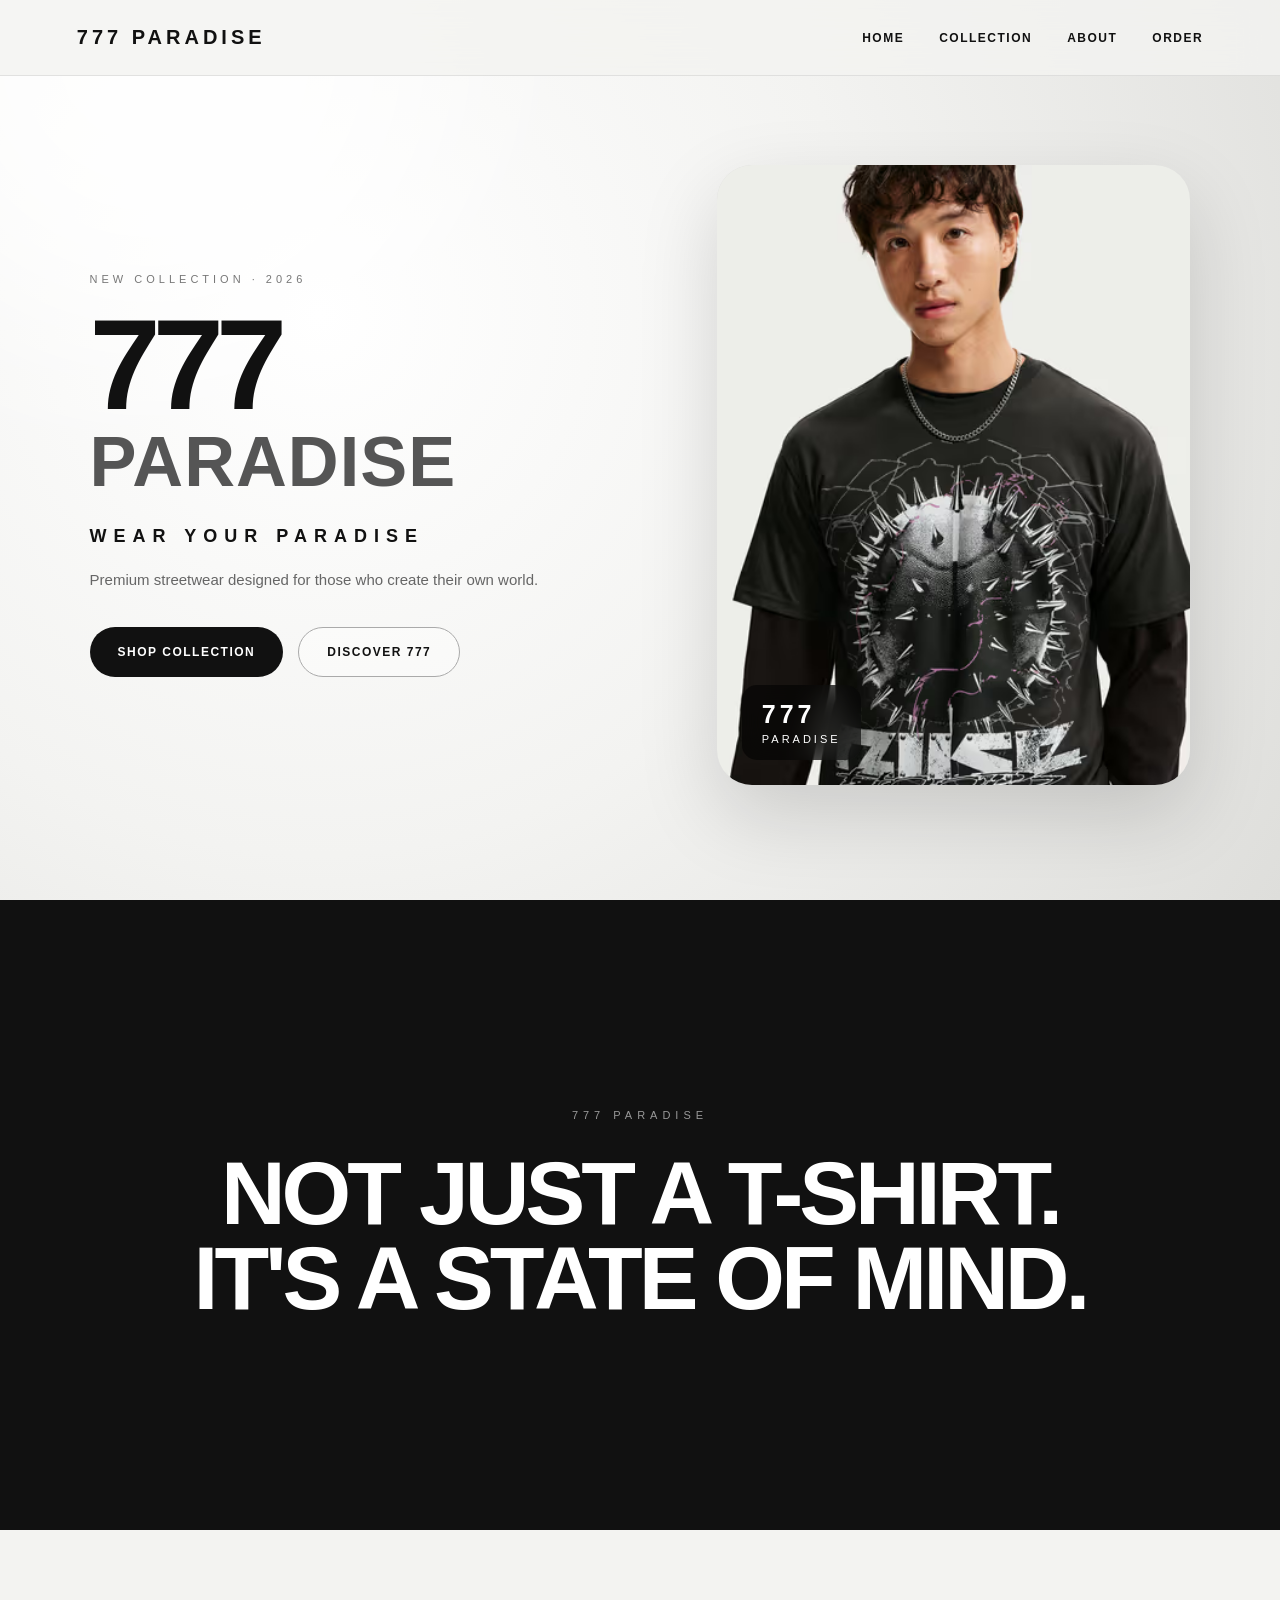
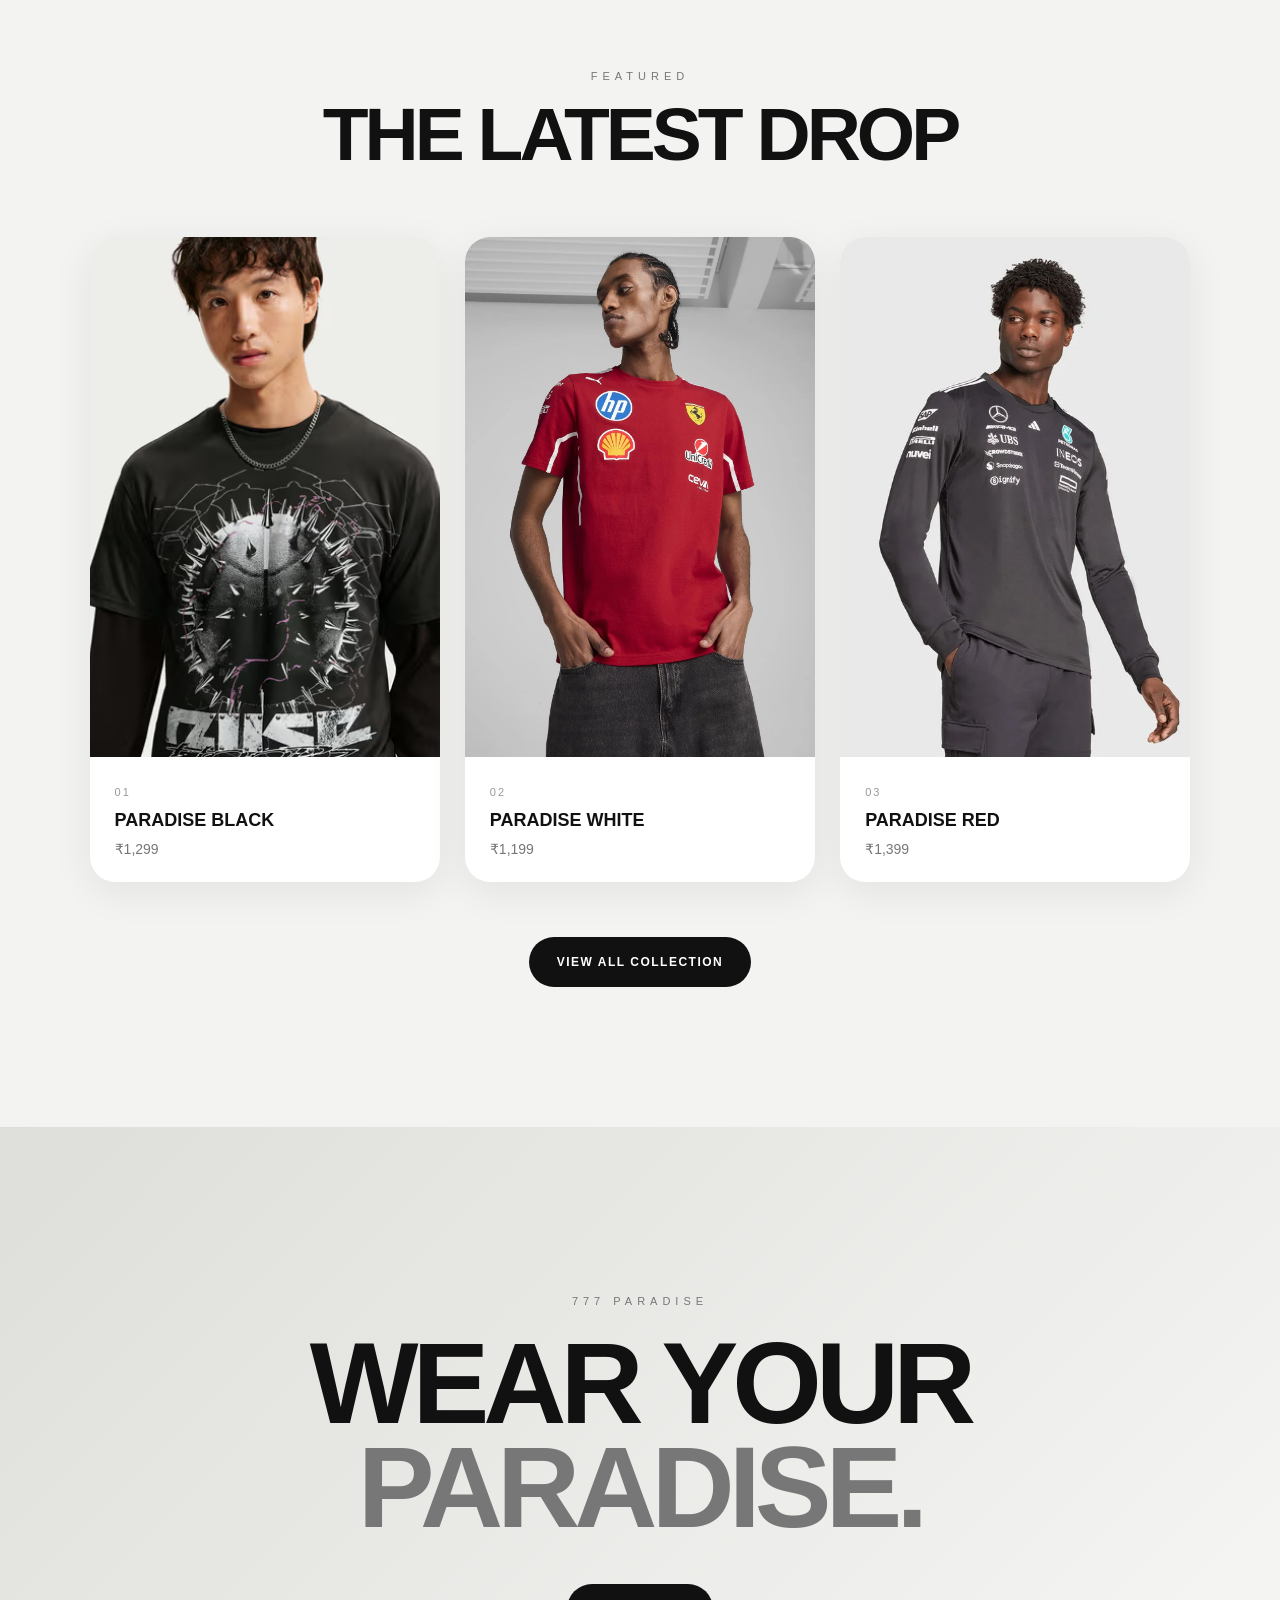
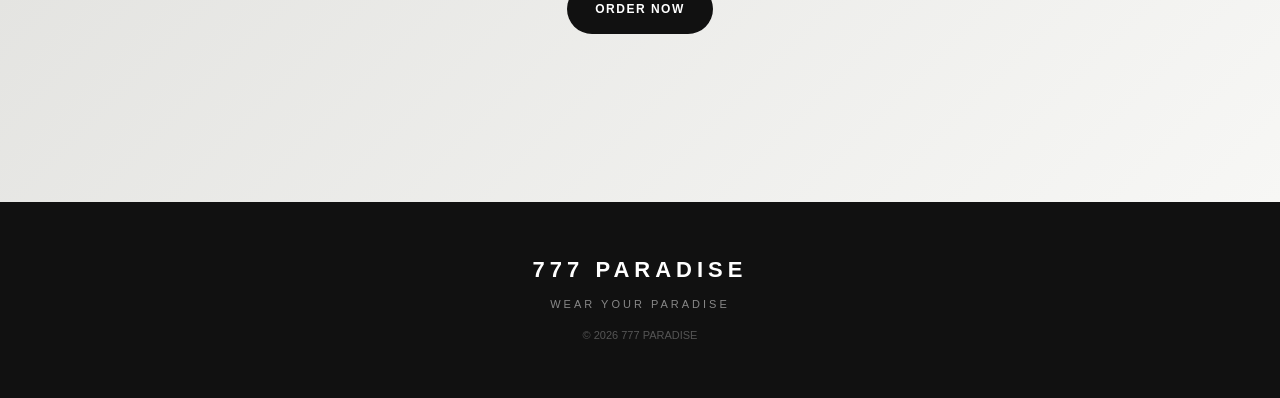
<file: index.html>
<!DOCTYPE html>
<html lang="en">

<head>
    <meta charset="UTF-8">
    <meta name="viewport" content="width=device-width, initial-scale=1.0">

    <title>777 PARADISE</title>

    <link rel="stylesheet" href="style.css">
</head>

<body>

    <!-- NAVIGATION -->

    <nav class="navbar">

        <a href="index.html" class="logo">
            777 PARADISE
        </a>

        <div class="nav-links">
            <a href="index.html">HOME</a>
            <a href="collection.html">COLLECTION</a>
            <a href="about.html">ABOUT</a>
            <a href="order.html">ORDER</a>
        </div>

    </nav>


    <!-- HERO -->

    <main>

        <section class="hero">

            <div class="hero-content">

                <p class="hero-label">
                    NEW COLLECTION · 2026
                </p>

                <h1>
                    777
                    <span>PARADISE</span>
                </h1>

                <p class="hero-tagline">
                    WEAR YOUR PARADISE
                </p>

                <p class="hero-description">
                    Premium streetwear designed
                    for those who create their own world.
                </p>

                <div class="hero-buttons">

                    <a href="collection.html" class="primary-button">
                        SHOP COLLECTION
                    </a>

                    <a href="about.html" class="secondary-button">
                        DISCOVER 777
                    </a>

                </div>

            </div>


            <!-- HERO IMAGE -->

            <div class="hero-image">

                <img src="nike.jpg" alt="777 Paradise streetwear">

                <div class="image-label">
                    <span>777</span>
                    PARADISE
                </div>

            </div>

        </section>


        <!-- BRAND STATEMENT -->

        <section class="statement">

            <p>777 PARADISE</p>

            <h2>
                NOT JUST A T-SHIRT.
                <br>
                IT'S A STATE OF MIND.
            </h2>

        </section>


        <!-- FEATURED PRODUCTS -->

        <section class="featured">

            <div class="section-heading">

                <p>FEATURED</p>

                <h2>
                    THE LATEST DROP
                </h2>

            </div>


            <div class="featured-grid">

                <a href="collection.html" class="featured-card">

                    <img src="nike.jpg" alt="Paradise Black">

                    <div class="card-info">
                        <span>01</span>
                        <h3>PARADISE BLACK</h3>
                        <p>₹1,299</p>
                    </div>

                </a>


                <a href="collection.html" class="featured-card">

                    <img src="puma.jpg" alt="Paradise White">

                    <div class="card-info">
                        <span>02</span>
                        <h3>PARADISE WHITE</h3>
                        <p>₹1,199</p>
                    </div>

                </a>


                <a href="collection.html" class="featured-card">

                    <img src="adidas.jpg" alt="Paradise Red">

                    <div class="card-info">
                        <span>03</span>
                        <h3>PARADISE RED</h3>
                        <p>₹1,399</p>
                    </div>

                </a>

            </div>


            <a href="collection.html" class="view-button">
                VIEW ALL COLLECTION
            </a>

        </section>


        <!-- FINAL CTA -->

        <section class="final-cta">

            <p>777 PARADISE</p>

            <h2>
                WEAR YOUR
                <span>PARADISE.</span>
            </h2>

            <a href="order.html" class="primary-button">
                ORDER NOW
            </a>

        </section>

    </main>


    <!-- FOOTER -->

    <footer>

        <div class="footer-logo">
            777 PARADISE
        </div>

        <p>
            WEAR YOUR PARADISE
        </p>

        <span>
            © 2026 777 PARADISE
        </span>

    </footer>

</body>

</html>
</file>
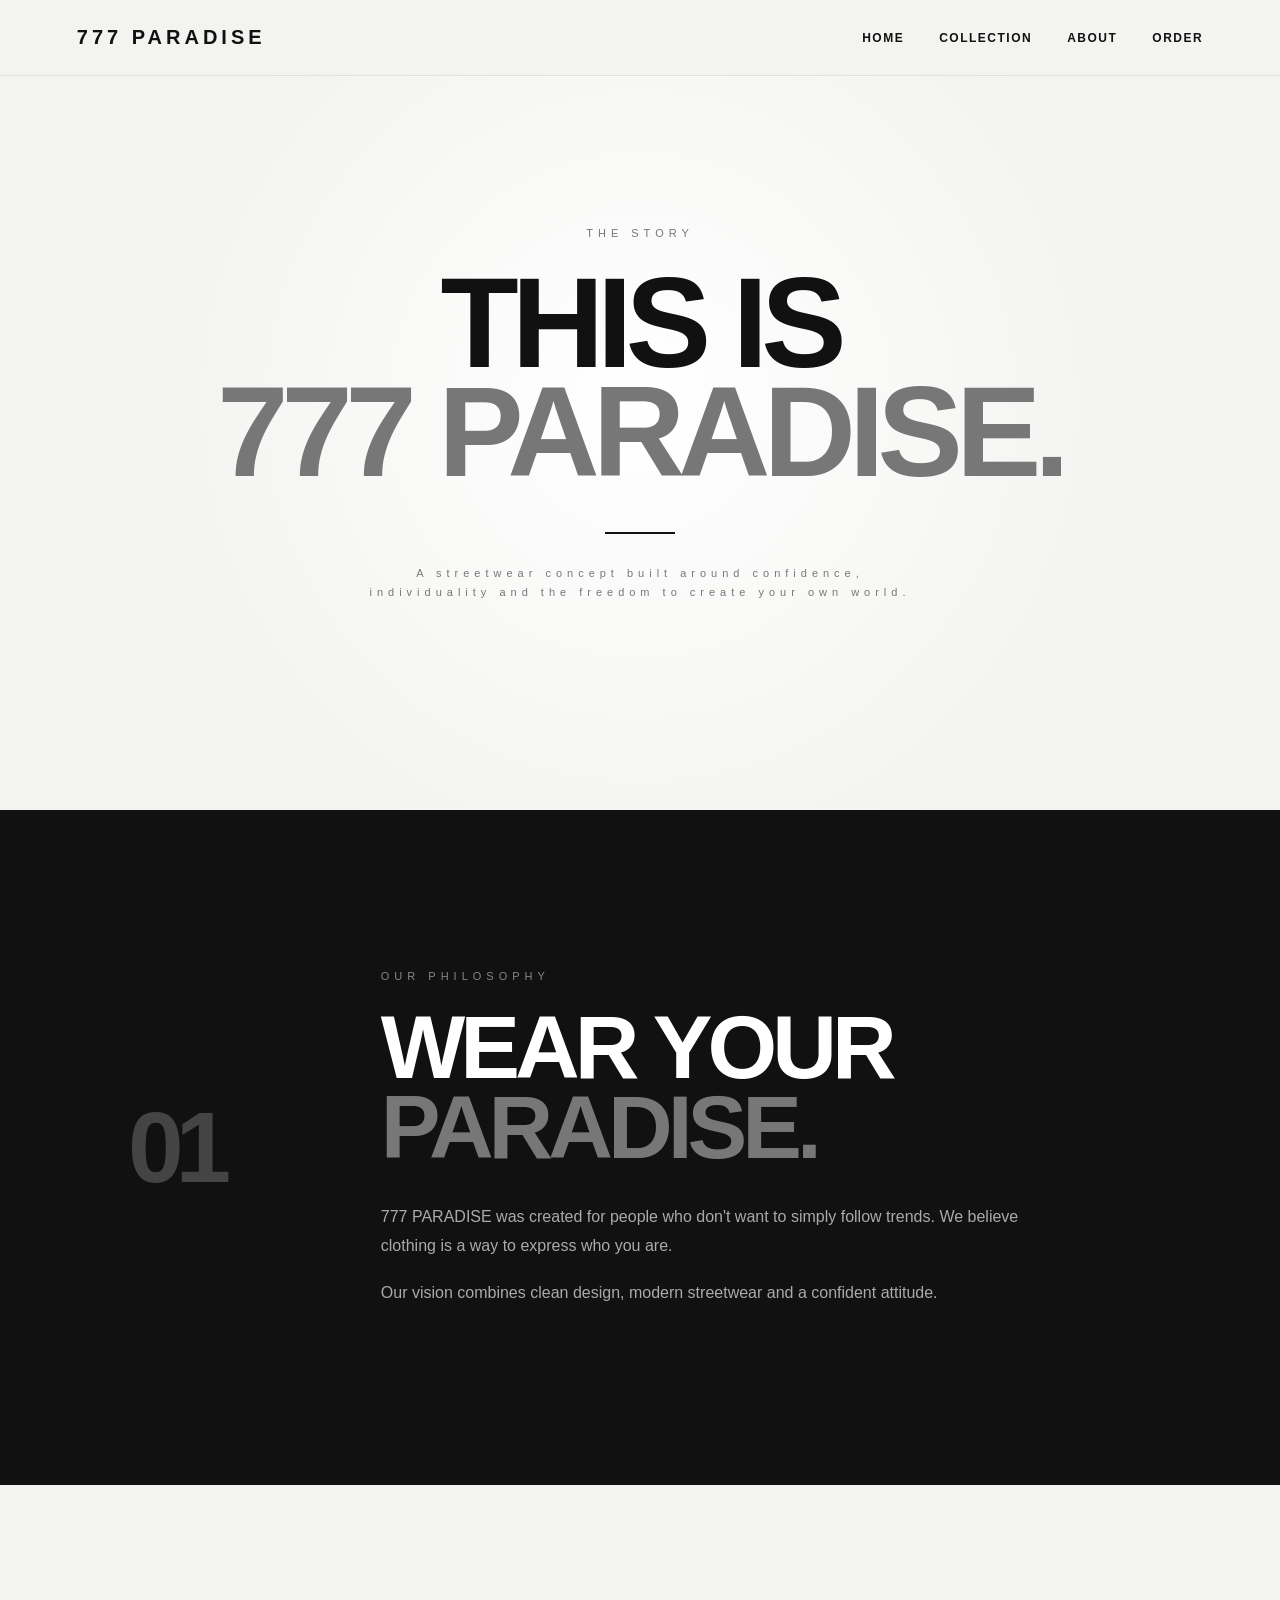
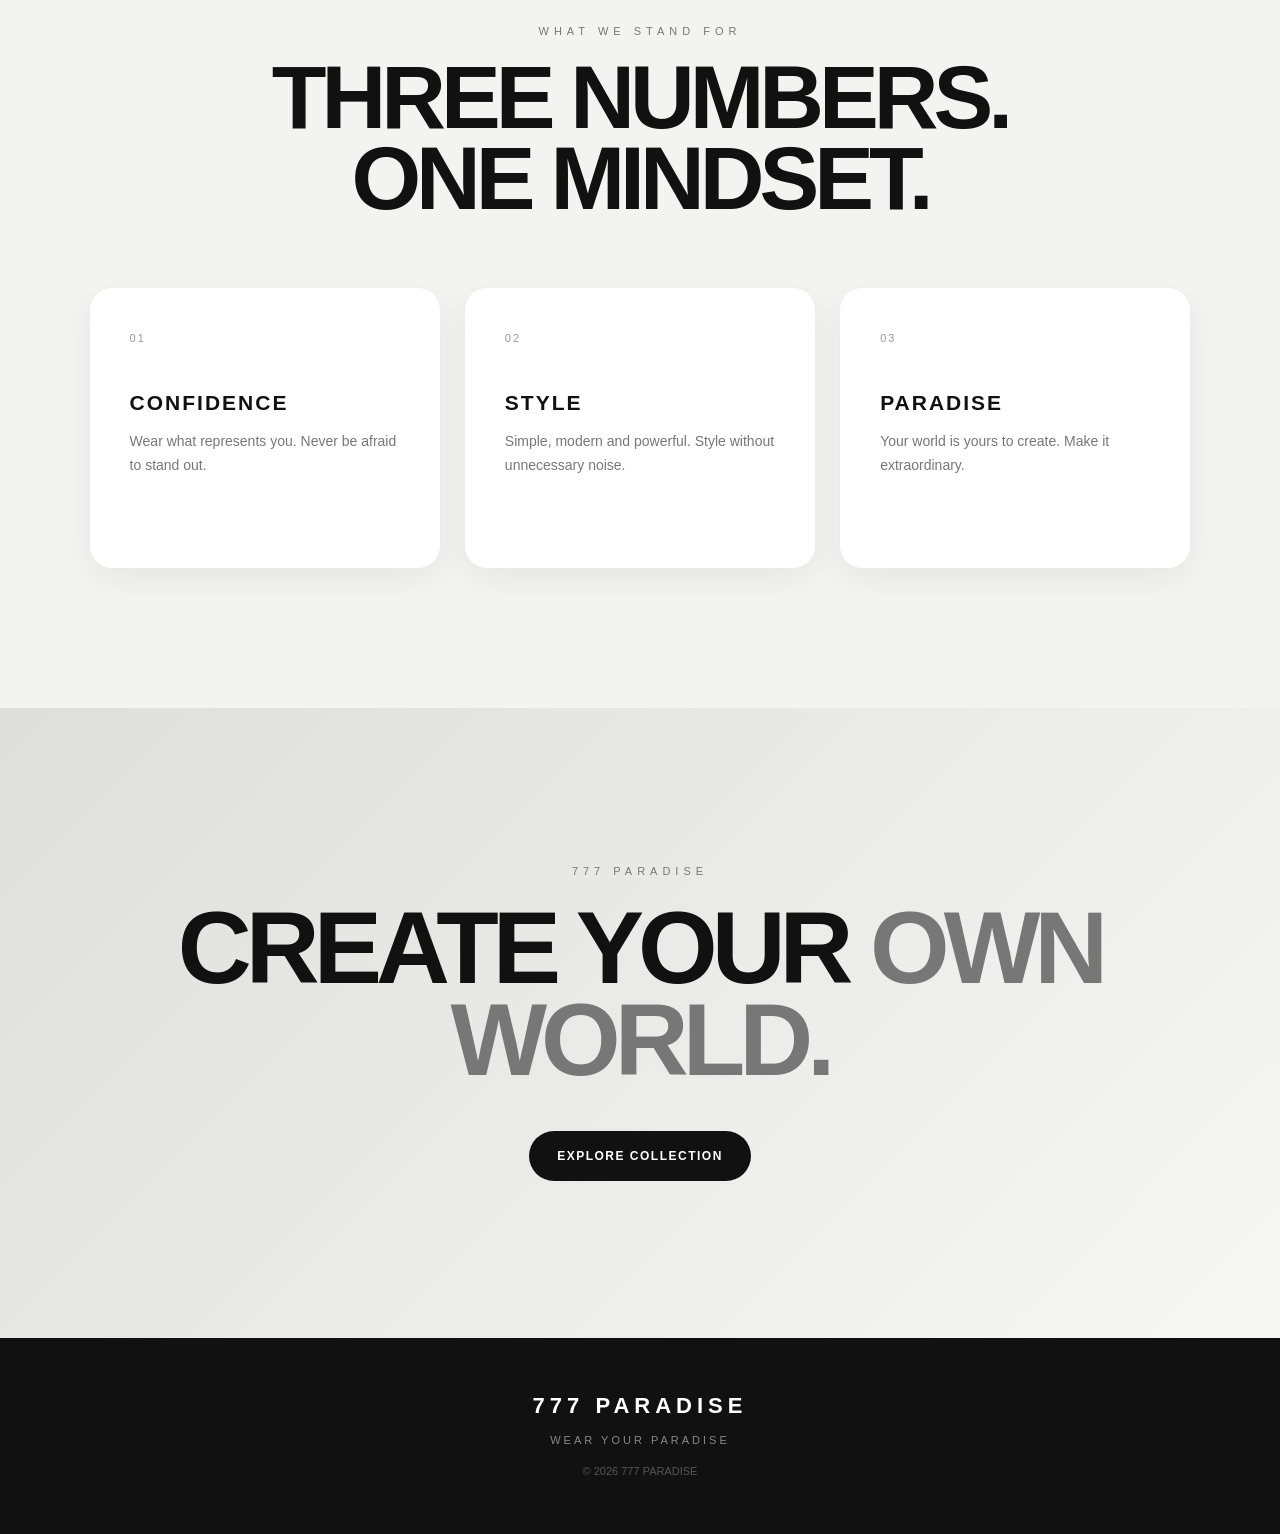
<file: about.html>
<!DOCTYPE html>
<html lang="en">

<head>

    <meta charset="UTF-8">

    <meta name="viewport"
          content="width=device-width, initial-scale=1.0">

    <title>777 PARADISE | About</title>

    <link rel="stylesheet" href="style.css">

</head>

<body>

    <!-- NAVIGATION -->

    <nav class="navbar">

        <a href="index.html" class="logo">
            777 PARADISE
        </a>

        <div class="nav-links">

            <a href="index.html">HOME</a>

            <a href="collection.html">
                COLLECTION
            </a>

            <a href="about.html">
                ABOUT
            </a>

            <a href="order.html">
                ORDER
            </a>

        </div>

    </nav>


    <!-- ABOUT -->

    <main class="about-page">

        <section class="about-hero">

            <p>THE STORY</p>

            <h1>
                THIS IS
                <span>777 PARADISE.</span>
            </h1>

            <div class="about-line"></div>

            <p class="about-intro">
                A streetwear concept built around
                confidence, individuality and the
                freedom to create your own world.
            </p>

        </section>


        <!-- BRAND STORY -->

        <section class="about-story">

            <div class="story-number">
                01
            </div>

            <div class="story-content">

                <p class="story-label">
                    OUR PHILOSOPHY
                </p>

                <h2>
                    WEAR YOUR
                    <span>PARADISE.</span>
                </h2>

                <p>
                    777 PARADISE was created for people
                    who don't want to simply follow trends.
                    We believe clothing is a way to express
                    who you are.
                </p>

                <p>
                    Our vision combines clean design,
                    modern streetwear and a confident
                    attitude.
                </p>

            </div>

        </section>


        <!-- VALUES -->

        <section class="values">

            <div class="values-heading">

                <p>WHAT WE STAND FOR</p>

                <h2>
                    THREE NUMBERS.
                    <br>
                    ONE MINDSET.
                </h2>

            </div>


            <div class="values-grid">

                <div class="value-card">

                    <span>01</span>

                    <h3>CONFIDENCE</h3>

                    <p>
                        Wear what represents you.
                        Never be afraid to stand out.
                    </p>

                </div>


                <div class="value-card">

                    <span>02</span>

                    <h3>STYLE</h3>

                    <p>
                        Simple, modern and powerful.
                        Style without unnecessary noise.
                    </p>

                </div>


                <div class="value-card">

                    <span>03</span>

                    <h3>PARADISE</h3>

                    <p>
                        Your world is yours to create.
                        Make it extraordinary.
                    </p>

                </div>

            </div>

        </section>


        <!-- FINAL -->

        <section class="about-final">

            <p>777 PARADISE</p>

            <h2>
                CREATE YOUR
                <span>OWN WORLD.</span>
            </h2>

            <a href="collection.html"
               class="primary-button">
                EXPLORE COLLECTION
            </a>

        </section>

    </main>


    <footer>

        <div class="footer-logo">
            777 PARADISE
        </div>

        <p>WEAR YOUR PARADISE</p>

        <span>© 2026 777 PARADISE</span>

    </footer>

</body>

</html>
</file>
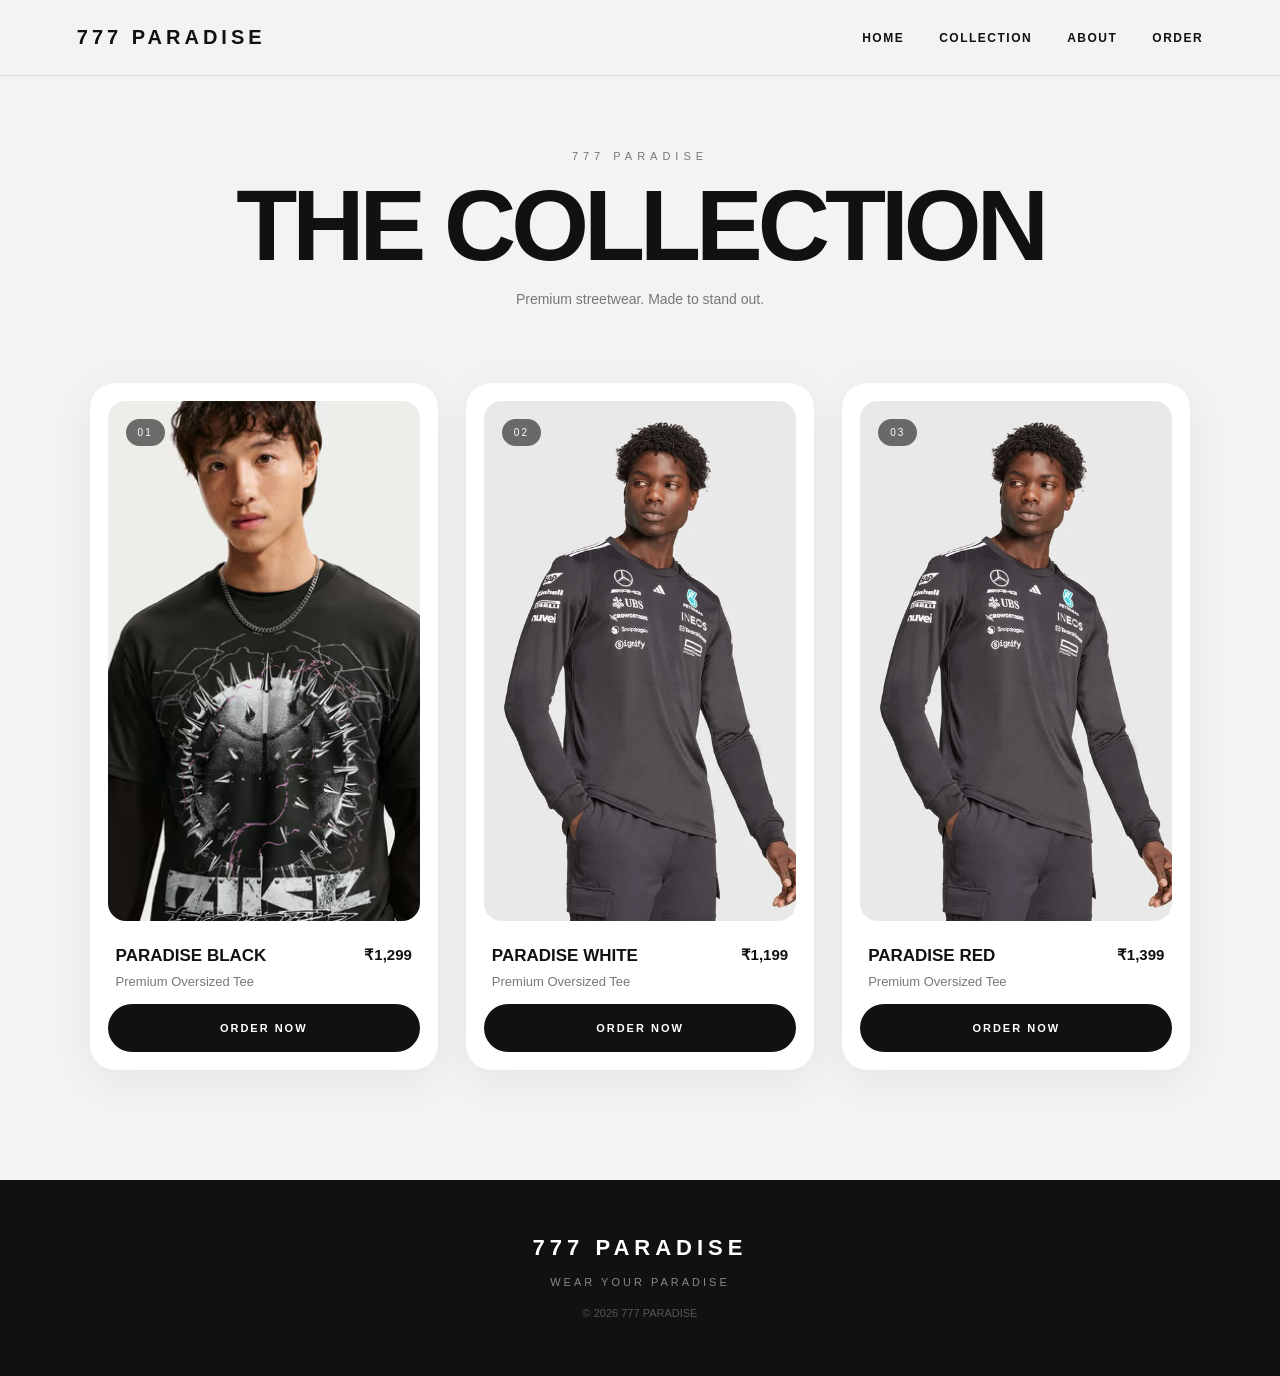
<file: collection.html>
<!DOCTYPE html>
<html lang="en">

<head>
    <meta charset="UTF-8">

    <meta name="viewport"
          content="width=device-width, initial-scale=1.0">

    <title>777 PARADISE | Collection</title>

    <link rel="stylesheet" href="style.css">
</head>

<body>

    <!-- NAVIGATION -->

    <nav class="navbar">

        <a href="index.html" class="logo">
            777 PARADISE
        </a>

        <div class="nav-links">

            <a href="index.html">HOME</a>

            <a href="collection.html">COLLECTION</a>

            <a href="about.html">ABOUT</a>

            <a href="order.html">ORDER</a>

        </div>

    </nav>


    <!-- COLLECTION -->

    <main class="collection-page">

        <div class="collection-heading">

            <p>777 PARADISE</p>

            <h1>THE COLLECTION</h1>

            <span>
                Premium streetwear. Made to stand out.
            </span>

        </div>


        <div class="collection-grid">


            <!-- PRODUCT 1 -->

            <div class="collection-product">

                <div class="collection-image">

                    <img src="nike.jpg"
                         alt="Paradise Black T-Shirt">

                    <span>01</span>

                </div>

                <div class="collection-info">

                    <div>
                        <h2>PARADISE BLACK</h2>
                        <p>Premium Oversized Tee</p>
                    </div>

                    <strong>₹1,299</strong>

                </div>

                <a href="order.html"
                   class="product-button">
                    ORDER NOW
                </a>

            </div>


            <!-- PRODUCT 2 -->

            <div class="collection-product">

                <div class="collection-image">

                    <img src="adidas.jpg"
                         alt="Paradise White T-Shirt">

                    <span>02</span>

                </div>

                <div class="collection-info">

                    <div>
                        <h2>PARADISE WHITE</h2>
                        <p>Premium Oversized Tee</p>
                    </div>

                    <strong>₹1,199</strong>

                </div>

                <a href="order.html"
                   class="product-button">
                    ORDER NOW
                </a>

            </div>


            <!-- PRODUCT 3 -->

            <div class="collection-product">

                <div class="collection-image">

                    <img src="adidas.jpg"
                         alt="Paradise Red T-Shirt">

                    <span>03</span>

                </div>

                <div class="collection-info">

                    <div>
                        <h2>PARADISE RED</h2>
                        <p>Premium Oversized Tee</p>
                    </div>

                    <strong>₹1,399</strong>

                </div>

                <a href="order.html"
                   class="product-button">
                    ORDER NOW
                </a>

            </div>


        </div>

    </main>


    <footer>

        <div class="footer-logo">
            777 PARADISE
        </div>

        <p>WEAR YOUR PARADISE</p>

        <span>© 2026 777 PARADISE</span>

    </footer>

</body>

</html>
</file>
<file: style.css>
/* =========================================
   777 PARADISE
   PREMIUM FASHION WEBSITE
   ========================================= */

* {
    margin: 0;
    padding: 0;
    box-sizing: border-box;
}

html {
    scroll-behavior: smooth;
}

body {
    font-family: Arial, Helvetica, sans-serif;
    background: #f3f3f1;
    color: #111;
    overflow-x: hidden;
}

/* =========================================
   NAVIGATION
   ========================================= */

.navbar {
    position: fixed;
    top: 0;
    left: 0;

    width: 100%;
    height: 76px;

    padding: 0 6%;

    display: flex;
    align-items: center;
    justify-content: space-between;

    background: rgba(243, 243, 241, 0.82);

    backdrop-filter: blur(18px);
    -webkit-backdrop-filter: blur(18px);

    border-bottom: 1px solid rgba(0, 0, 0, 0.08);

    z-index: 1000;
}

.logo {
    color: #111;
    text-decoration: none;

    font-size: 20px;
    font-weight: 800;

    letter-spacing: 4px;

    transition: 0.3s ease;
}

.logo:hover {
    opacity: 0.55;
}

.nav-links {
    display: flex;
    gap: 35px;
}

.nav-links a {
    position: relative;

    color: #111;
    text-decoration: none;

    font-size: 12px;
    font-weight: 600;

    letter-spacing: 1.5px;

    transition: 0.3s ease;
}

.nav-links a:hover {
    color: #777;
}

.nav-links a::after {
    content: "";

    position: absolute;

    width: 0;
    height: 1px;

    left: 50%;
    bottom: -7px;

    background: #111;

    transform: translateX(-50%);

    transition: 0.3s ease;
}

.nav-links a:hover::after {
    width: 100%;
}

/* =========================================
   HERO
   ========================================= */

.hero {
    min-height: 100vh;

    padding: 130px 7% 80px;

    display: grid;

    grid-template-columns: 1fr 0.85fr;

    align-items: center;

    gap: 70px;

    background:
        radial-gradient(
            circle at 25% 35%,
            #ffffff 0%,
            #f3f3f1 48%,
            #dededb 100%
        );

    position: relative;

    overflow: hidden;
}

/* subtle moving light */

.hero::before {
    content: "";

    position: absolute;

    width: 600px;
    height: 600px;

    border-radius: 50%;

    background: rgba(255, 255, 255, 0.8);

    filter: blur(100px);

    top: -250px;
    left: -150px;

    animation: ambientLight 8s ease-in-out infinite alternate;
}

@keyframes ambientLight {

    from {
        transform: translate(0, 0) scale(1);
    }

    to {
        transform: translate(120px, 80px) scale(1.25);
    }
}

/* =========================================
   HERO CONTENT
   ========================================= */

.hero-content {
    position: relative;
    z-index: 2;

    max-width: 720px;

    animation: heroText 1.2s cubic-bezier(.16,1,.3,1);
}

@keyframes heroText {

    from {
        opacity: 0;
        transform: translateY(50px);
    }

    to {
        opacity: 1;
        transform: translateY(0);
    }
}

.hero-label {
    font-size: 11px;

    letter-spacing: 4px;

    color: #777;

    margin-bottom: 28px;
}

.hero h1 {
    font-size: clamp(70px, 10vw, 150px);

    line-height: 0.82;

    letter-spacing: -8px;

    font-weight: 800;

    color: #111;

    margin-bottom: 35px;
}

.hero h1 span {
    display: block;

    font-size: 0.55em;

    letter-spacing: 1px;

    margin-top: 15px;

    color: #555;
}

.hero-tagline {
    font-size: 18px;

    font-weight: 700;

    letter-spacing: 7px;

    margin-bottom: 20px;
}

.hero-description {
    max-width: 470px;

    color: #666;

    line-height: 1.7;

    font-size: 15px;

    margin-bottom: 35px;
}

/* =========================================
   HERO BUTTONS
   ========================================= */

.hero-buttons {
    display: flex;
    align-items: center;

    gap: 15px;
}

.primary-button,
.secondary-button,
.view-button {
    display: inline-flex;

    align-items: center;
    justify-content: center;

    min-height: 50px;

    padding: 0 28px;

    border-radius: 30px;

    text-decoration: none;

    font-size: 12px;

    font-weight: 700;

    letter-spacing: 1.5px;

    transition:
        transform 0.4s ease,
        box-shadow 0.4s ease,
        background 0.4s ease;
}

.primary-button {
    background: #111;
    color: white;
}

.primary-button:hover {
    transform: translateY(-5px);

    box-shadow:
        0 15px 35px rgba(0,0,0,0.18);
}

.secondary-button {
    border: 1px solid #aaa;

    color: #111;

    background: rgba(255,255,255,0.35);
}

.secondary-button:hover {
    background: white;

    transform: translateY(-5px);
}

/* =========================================
   HERO IMAGE
   ========================================= */

.hero-image {
    position: relative;

    z-index: 2;

    width: min(100%, 500px);

    height: 620px;

    margin-left: auto;

    overflow: hidden;

    border-radius: 35px;

    background: #ddd;

    box-shadow:
        0 30px 80px rgba(0,0,0,0.15);

    animation: imageReveal 1.3s cubic-bezier(.16,1,.3,1);
}

@keyframes imageReveal {

    from {
        opacity: 0;
        transform: translateX(80px) scale(0.94);
    }

    to {
        opacity: 1;
        transform: translateX(0) scale(1);
    }
}

.hero-image img {
    width: 100%;
    height: 100%;

    object-fit: cover;

    display: block;

    transition:
        transform 1s cubic-bezier(.16,1,.3,1);
}

.hero-image:hover img {
    transform: scale(1.06);
}

.image-label {
    position: absolute;

    left: 25px;
    bottom: 25px;

    padding: 15px 20px;

    color: white;

    background: rgba(0,0,0,0.55);

    backdrop-filter: blur(15px);

    border-radius: 15px;

    font-size: 11px;

    letter-spacing: 3px;
}

.image-label span {
    display: block;

    font-size: 25px;

    font-weight: 800;

    letter-spacing: 4px;

    margin-bottom: 4px;
}

/* =========================================
   STATEMENT
   ========================================= */

.statement {
    min-height: 70vh;

    padding: 130px 20px;

    display: flex;

    flex-direction: column;

    justify-content: center;

    align-items: center;

    text-align: center;

    background: #111;

    color: white;
}

.statement p {
    font-size: 11px;

    letter-spacing: 5px;

    color: #999;

    margin-bottom: 30px;
}

.statement h2 {
    max-width: 1000px;

    font-size: clamp(40px, 7vw, 90px);

    line-height: 0.95;

    letter-spacing: -4px;
}

/* =========================================
   FEATURED PRODUCTS
   ========================================= */

.featured {
    padding: 140px 7%;

    background: #f3f3f1;
}

.section-heading {
    text-align: center;

    margin-bottom: 65px;
}

.section-heading p {
    font-size: 11px;

    color: #777;

    letter-spacing: 5px;

    margin-bottom: 15px;
}

.section-heading h2 {
    font-size: clamp(40px, 6vw, 75px);

    letter-spacing: -4px;

    line-height: 1;
}

.featured-grid {
    max-width: 1250px;

    margin: auto;

    display: grid;

    grid-template-columns:
        repeat(3, 1fr);

    gap: 25px;
}

.featured-card {
    position: relative;

    display: block;

    overflow: hidden;

    border-radius: 25px;

    background: white;

    text-decoration: none;

    color: #111;

    box-shadow:
        0 10px 40px rgba(0,0,0,0.07);

    transition:
        transform 0.5s cubic-bezier(.16,1,.3,1),
        box-shadow 0.5s ease;
}

.featured-card:hover {
    transform: translateY(-12px);

    box-shadow:
        0 25px 60px rgba(0,0,0,0.14);
}

.featured-card img {
    width: 100%;

    height: 520px;

    object-fit: cover;

    display: block;

    transition:
        transform 0.8s cubic-bezier(.16,1,.3,1);
}

.featured-card:hover img {
    transform: scale(1.06);
}

.card-info {
    padding: 25px;
}

.card-info span {
    color: #999;

    font-size: 11px;

    letter-spacing: 2px;
}

.card-info h3 {
    font-size: 18px;

    margin: 10px 0;
}

.card-info p {
    color: #777;

    font-size: 14px;
}

/* =========================================
   VIEW BUTTON
   ========================================= */

.view-button {
    display: flex;

    width: fit-content;

    margin: 55px auto 0;

    background: #111;

    color: white;
}

.view-button:hover {
    transform: translateY(-5px);

    box-shadow:
        0 15px 35px rgba(0,0,0,0.15);
}

/* =========================================
   FINAL CTA
   ========================================= */

.final-cta {
    min-height: 75vh;

    padding: 100px 20px;

    display: flex;

    flex-direction: column;

    justify-content: center;

    align-items: center;

    text-align: center;

    background:
        linear-gradient(
            135deg,
            #dededb,
            #f7f7f5
        );
}

.final-cta p {
    color: #777;

    font-size: 11px;

    letter-spacing: 5px;

    margin-bottom: 25px;
}

.final-cta h2 {
    font-size: clamp(55px, 9vw, 120px);

    line-height: 0.9;

    letter-spacing: -6px;

    margin-bottom: 45px;
}

.final-cta h2 span {
    color: #777;
}

/* =========================================
   FOOTER
   ========================================= */

footer {
    padding: 55px 7%;

    background: #111;

    color: white;

    text-align: center;
}

.footer-logo {
    font-size: 22px;

    font-weight: 800;

    letter-spacing: 5px;

    margin-bottom: 15px;
}

footer p {
    color: #888;

    font-size: 11px;

    letter-spacing: 3px;

    margin-bottom: 15px;
}

footer span {
    color: #555;

    font-size: 11px;
}

/* =========================================
   MOBILE
   ========================================= */

@media (max-width: 850px) {

    .navbar {
        padding: 0 20px;
    }

    .nav-links {
        gap: 15px;
    }

    .nav-links a {
        font-size: 9px;
    }

    .hero {
        grid-template-columns: 1fr;

        text-align: center;

        padding: 120px 20px 70px;

        gap: 50px;
    }

    .hero-content {
        margin: auto;
    }

    .hero h1 {
        font-size: 70px;

        letter-spacing: -5px;
    }

    .hero-tagline {
        font-size: 14px;

        letter-spacing: 4px;
    }

    .hero-description {
        margin-left: auto;
        margin-right: auto;
    }

    .hero-buttons {
        justify-content: center;

        flex-wrap: wrap;
    }

    .hero-image {
        width: 100%;

        max-width: 500px;

        height: 500px;

        margin: auto;
    }

    .featured-grid {
        grid-template-columns: 1fr;
    }

    .featured-card img {
        height: 500px;
    }

    .statement h2 {
        letter-spacing: -2px;
    }

    .final-cta h2 {
        letter-spacing: -3px;
    }
}

@media (max-width: 500px) {

    .logo {
        font-size: 14px;

        letter-spacing: 2px;
    }

    .nav-links {
        gap: 9px;
    }

    .nav-links a {
        font-size: 8px;

        letter-spacing: 0;
    }

    .hero h1 {
        font-size: 55px;
    }

    .hero-image {
        height: 430px;

        border-radius: 25px;
    }

    .featured {
        padding: 100px 20px;
    }

    .featured-card img {
        height: 430px;
    }
}
/* =========================================
   ORDER PAGE
   ========================================= */

.order-page {
    min-height: 100vh;

    padding: 150px 7% 100px;

    background:
        radial-gradient(
            circle at 75% 30%,
            #ffffff,
            #f3f3f1 55%,
            #dededb
        );
}

.order-heading {
    max-width: 1100px;

    margin: 0 auto 70px;

    text-align: center;
}

.order-heading p {
    font-size: 11px;

    letter-spacing: 5px;

    color: #777;

    margin-bottom: 20px;
}

.order-heading h1 {
    font-size: clamp(45px, 7vw, 85px);

    letter-spacing: -4px;

    line-height: 1;

    margin-bottom: 20px;
}

.order-heading span {
    color: #777;

    font-size: 14px;
}

.order-container {
    max-width: 1100px;

    margin: auto;

    display: grid;

    grid-template-columns:
        1fr 0.75fr;

    gap: 70px;

    align-items: center;
}

/* FORM */

.order-box {
    background: white;

    padding: 45px;

    border-radius: 25px;

    box-shadow:
        0 20px 70px rgba(0,0,0,0.08);
}

.order-box label {
    display: block;

    margin-top: 20px;
    margin-bottom: 8px;

    font-size: 10px;

    font-weight: 700;

    letter-spacing: 2px;

    color: #555;
}

.order-box input,
.order-box select,
.order-box textarea {
    width: 100%;

    padding: 15px;

    border: 1px solid #ddd;

    border-radius: 10px;

    background: #f7f7f5;

    color: #111;

    font-size: 14px;

    outline: none;

    transition: 0.3s ease;
}

.order-box input:focus,
.order-box select:focus,
.order-box textarea:focus {
    background: white;

    border-color: #111;

    box-shadow:
        0 0 0 3px rgba(0,0,0,0.05);
}

.order-box textarea {
    min-height: 110px;

    resize: vertical;
}

.order-box small {
    display: block;

    min-height: 16px;

    margin-top: 5px;

    color: #d33;

    font-size: 11px;
}

.order-box button {
    width: 100%;

    margin-top: 25px;

    padding: 17px;

    border: none;

    border-radius: 30px;

    background: #111;

    color: white;

    font-weight: 700;

    letter-spacing: 2px;

    cursor: pointer;

    transition: 0.4s ease;
}

.order-box button:hover {
    transform: translateY(-4px);

    box-shadow:
        0 15px 35px rgba(0,0,0,0.18);
}

/* ORDER INFORMATION */

.order-info {
    padding: 30px;
}

.info-number {
    font-size: 110px;

    line-height: 0.8;

    font-weight: 900;

    letter-spacing: -8px;

    color: #111;

    margin-bottom: 35px;
}

.order-info h2 {
    font-size: 55px;

    line-height: 0.95;

    letter-spacing: -3px;

    margin-bottom: 25px;
}

.order-info h2 span {
    color: #777;
}

.order-info > p:not(.info-number) {
    max-width: 380px;

    color: #777;

    line-height: 1.7;
}

.order-features {
    margin-top: 45px;

    display: flex;

    flex-direction: column;

    gap: 20px;
}

.order-features div {
    display: flex;

    align-items: center;

    gap: 20px;

    padding-bottom: 15px;

    border-bottom: 1px solid #ccc;
}

.order-features strong {
    color: #999;

    font-size: 11px;

    letter-spacing: 2px;
}

.order-features span {
    font-size: 13px;

    font-weight: 600;
}


/* MOBILE */

@media (max-width: 850px) {

    .order-container {
        grid-template-columns: 1fr;
    }

    .order-info {
        text-align: center;
        order: -1;
    }

    .order-info > p:not(.info-number) {
        margin: auto;
    }

    .order-features {
        max-width: 400px;
        margin: 40px auto;
    }
}

@media (max-width: 500px) {

    .order-page {
        padding: 120px 20px 70px;
    }

    .order-box {
        padding: 25px;
    }

    .order-info h2 {
        font-size: 42px;
    }

    .info-number {
        font-size: 80px;
    }
}
/* =========================================
   COLLECTION PAGE
   ========================================= */

.collection-page {
    min-height: 100vh;
    padding: 150px 7% 110px;
    background: #f3f3f1;
}

.collection-heading {
    text-align: center;
    margin-bottom: 75px;
}

.collection-heading p {
    color: #777;
    font-size: 11px;
    letter-spacing: 5px;
    margin-bottom: 18px;
}

.collection-heading h1 {
    font-size: clamp(50px, 8vw, 100px);
    line-height: 0.9;
    letter-spacing: -5px;
    margin-bottom: 20px;
}

.collection-heading span {
    color: #777;
    font-size: 14px;
}

.collection-grid {
    max-width: 1250px;
    margin: auto;

    display: grid;
    grid-template-columns: repeat(3, 1fr);
    gap: 28px;
}

.collection-product {
    background: white;
    border-radius: 25px;
    padding: 18px;

    box-shadow: 0 10px 40px rgba(0,0,0,0.06);

    transition:
        transform 0.5s cubic-bezier(.16,1,.3,1),
        box-shadow 0.5s ease;
}

.collection-product:hover {
    transform: translateY(-12px);
    box-shadow: 0 25px 60px rgba(0,0,0,0.14);
}

.collection-image {
    height: 520px;
    position: relative;
    overflow: hidden;
    border-radius: 18px;
    background: #eee;
}

.collection-image img {
    width: 100%;
    height: 100%;
    object-fit: cover;
    display: block;

    transition:
        transform 0.8s cubic-bezier(.16,1,.3,1);
}

.collection-product:hover .collection-image img {
    transform: scale(1.07);
}

.collection-image span {
    position: absolute;
    top: 18px;
    left: 18px;

    padding: 8px 12px;

    color: white;
    background: rgba(0,0,0,0.55);

    border-radius: 20px;

    font-size: 10px;
    letter-spacing: 2px;

    backdrop-filter: blur(10px);
}

.collection-info {
    padding: 25px 8px 15px;

    display: flex;
    justify-content: space-between;
    align-items: flex-start;

    gap: 15px;
}

.collection-info h2 {
    font-size: 17px;
    margin-bottom: 8px;
}

.collection-info p {
    color: #777;
    font-size: 13px;
}

.collection-info strong {
    font-size: 15px;
    white-space: nowrap;
}

.product-button {
    display: flex;

    align-items: center;
    justify-content: center;

    height: 48px;

    border-radius: 25px;

    background: #111;
    color: white;

    text-decoration: none;

    font-size: 11px;
    font-weight: 700;
    letter-spacing: 2px;

    transition: 0.4s ease;
}

.product-button:hover {
    background: #333;
    transform: translateY(-3px);
}


/* =========================================
   ABOUT PAGE
   ========================================= */

.about-page {
    background: #f3f3f1;
    color: #111;
}


/* ABOUT HERO */

.about-hero {
    min-height: 90vh;

    padding: 150px 7% 100px;

    display: flex;
    flex-direction: column;

    align-items: center;
    justify-content: center;

    text-align: center;

    background:
        radial-gradient(
            circle at center,
            #ffffff,
            #f3f3f1 65%
        );
}

.about-hero > p {
    color: #777;

    font-size: 11px;

    letter-spacing: 5px;

    margin-bottom: 30px;
}

.about-hero h1 {
    max-width: 1100px;

    font-size: clamp(55px, 10vw, 135px);

    line-height: 0.85;

    letter-spacing: -7px;
}

.about-hero h1 span {
    display: block;
    color: #777;
}

.about-line {
    width: 70px;
    height: 2px;

    background: #111;

    margin: 45px 0 30px;
}

.about-intro {
    max-width: 550px;

    color: #777;

    line-height: 1.8;

    font-size: 15px;
}


/* STORY */

.about-story {
    min-height: 75vh;

    padding: 130px 10%;

    display: grid;

    grid-template-columns: 0.25fr 1fr;

    gap: 60px;

    align-items: center;

    background: #111;

    color: white;
}

.story-number {
    font-size: 100px;

    font-weight: 800;

    color: #444;

    letter-spacing: -8px;
}

.story-label {
    color: #888;

    font-size: 11px;

    letter-spacing: 5px;

    margin-bottom: 25px;
}

.story-content h2 {
    font-size: clamp(50px, 7vw, 90px);

    line-height: 0.9;

    letter-spacing: -5px;

    margin-bottom: 35px;
}

.story-content h2 span {
    color: #777;
}

.story-content > p:not(.story-label) {
    max-width: 650px;

    color: #aaa;

    line-height: 1.8;

    margin-bottom: 18px;
}


/* VALUES */

.values {
    padding: 140px 7%;

    background: #f3f3f1;
}

.values-heading {
    text-align: center;

    margin-bottom: 70px;
}

.values-heading p {
    color: #777;

    font-size: 11px;

    letter-spacing: 5px;

    margin-bottom: 20px;
}

.values-heading h2 {
    font-size: clamp(45px, 7vw, 90px);

    line-height: 0.9;

    letter-spacing: -5px;
}

.values-grid {
    max-width: 1150px;

    margin: auto;

    display: grid;

    grid-template-columns: repeat(3, 1fr);

    gap: 25px;
}

.value-card {
    padding: 40px;

    min-height: 280px;

    background: white;

    border-radius: 22px;

    box-shadow: 0 10px 35px rgba(0,0,0,0.06);

    transition:
        transform 0.4s ease,
        box-shadow 0.4s ease;
}

.value-card:hover {
    transform: translateY(-10px);

    box-shadow: 0 25px 55px rgba(0,0,0,0.12);
}

.value-card > span {
    color: #999;

    font-size: 11px;

    letter-spacing: 2px;
}

.value-card h3 {
    margin: 45px 0 15px;

    font-size: 21px;

    letter-spacing: 2px;
}

.value-card p {
    color: #777;

    line-height: 1.7;

    font-size: 14px;
}


/* ABOUT FINAL */

.about-final {
    min-height: 70vh;

    padding: 120px 20px;

    display: flex;

    flex-direction: column;

    justify-content: center;

    align-items: center;

    text-align: center;

    background:
        linear-gradient(
            135deg,
            #dededb,
            #f7f7f5
        );
}

.about-final > p {
    color: #777;

    font-size: 11px;

    letter-spacing: 5px;

    margin-bottom: 25px;
}

.about-final h2 {
    font-size: clamp(50px, 8vw, 110px);

    line-height: 0.9;

    letter-spacing: -6px;

    margin-bottom: 45px;
}

.about-final h2 span {
    color: #777;
}


/* =========================================
   MOBILE
   ========================================= */

@media (max-width: 850px) {

    .collection-grid {
        grid-template-columns: 1fr;
        max-width: 550px;
    }

    .collection-image {
        height: 550px;
    }

    .about-story {
        grid-template-columns: 1fr;
        text-align: center;
    }

    .story-number {
        font-size: 70px;
    }

    .story-content > p:not(.story-label) {
        margin-left: auto;
        margin-right: auto;
    }

    .values-grid {
        grid-template-columns: 1fr;
        max-width: 550px;
    }
}


@media (max-width: 500px) {

    .collection-page {
        padding: 120px 20px 80px;
    }

    .collection-heading h1 {
        letter-spacing: -3px;
    }

    .collection-image {
        height: 450px;
    }

    .about-hero h1 {
        letter-spacing: -4px;
    }

    .about-story {
        padding: 100px 25px;
    }

    .values {
        padding: 100px 20px;
    }

    .value-card {
        padding: 30px;
    }

}
</file>
